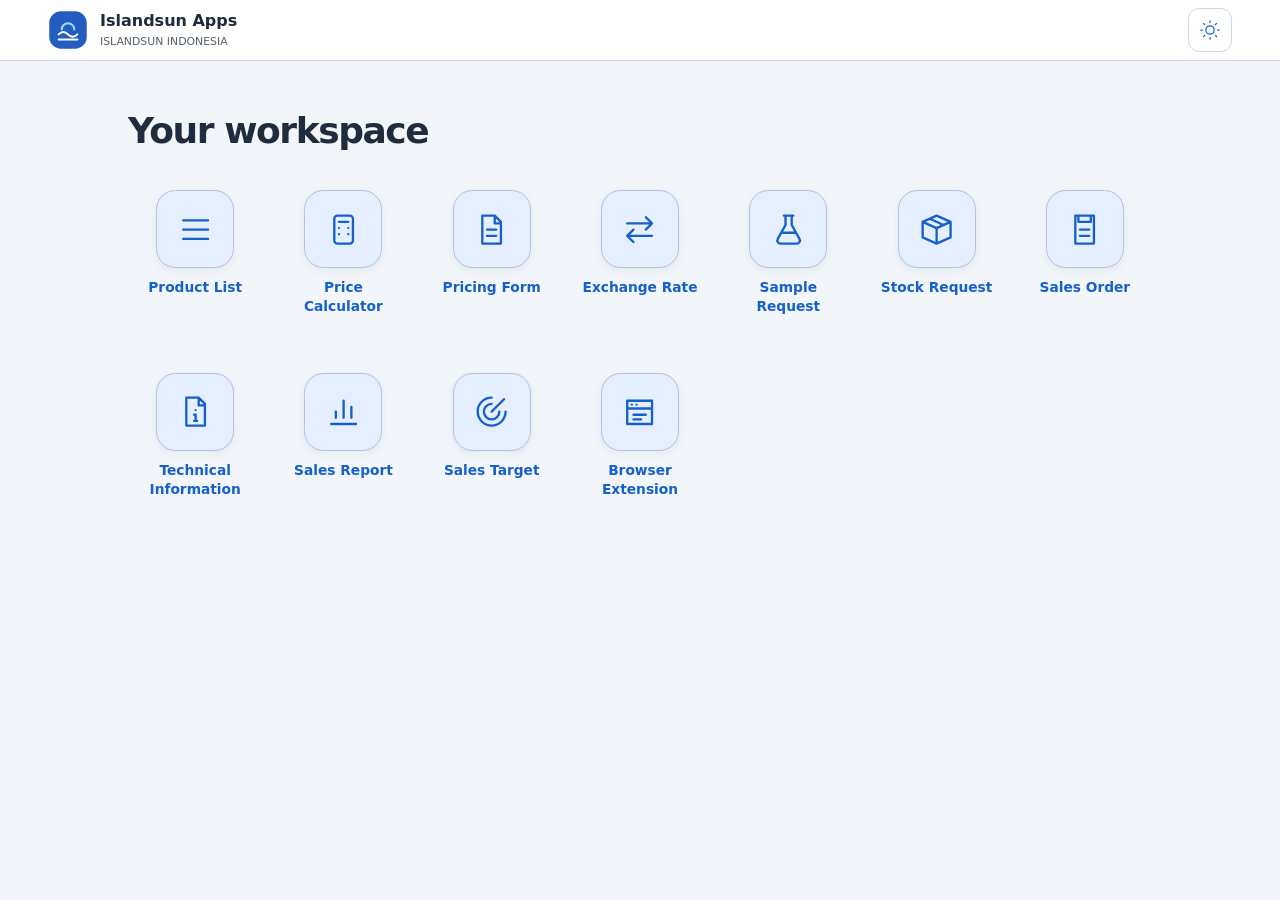
<file: index.html>
<!doctype html>
<html lang="en" class="isi-theme" data-theme="system">
<head>
  <meta charset="utf-8">
  <meta name="viewport" content="width=device-width, initial-scale=1">
  <title>Islandsun Apps · Islandsun</title>
  <link rel="icon" href="family/assets/icons/favicon.ico">
  <link rel="stylesheet" href="family/css/tokens.css">
  <link rel="stylesheet" href="family/css/components.css">
  <link rel="stylesheet" href="family/css/interaction.css">
  <link rel="stylesheet" href="family/css/workspace.css">
  <link rel="stylesheet" href="css/style.css">
  <script type="module" src="family/js/navigation.js"></script>
  <script type="module" src="js/script.js"></script>

</head>
<body class="isi-ui isi-workspace" data-family-app data-family-launcher="isi">
  <header class="isi-header">
    <div class="isi-brand"><img src="family/assets/icons/family.svg" alt=""><span>Islandsun Apps<small>ISLANDSUN INDONESIA</small></span></div>
    <div class="isi-header-actions">

      <button type="button" id="theme-toggle" class="isi-button isi-button--icon isi-theme-toggle" aria-label="Switch color scheme"></button>
    </div>
  </header>
  <main class="workspace-main">
    <div class="workspace-title"><h1>Your workspace</h1></div>
    <p id="launcher-status" class="isi-muted" role="status">Loading apps…</p><button id="launcher-retry" class="isi-button" type="button" hidden>Try again</button>
    <nav id="appGrid" class="workspace-grid" aria-label="Applications"></nav></main>
</body>
</html>
</file>
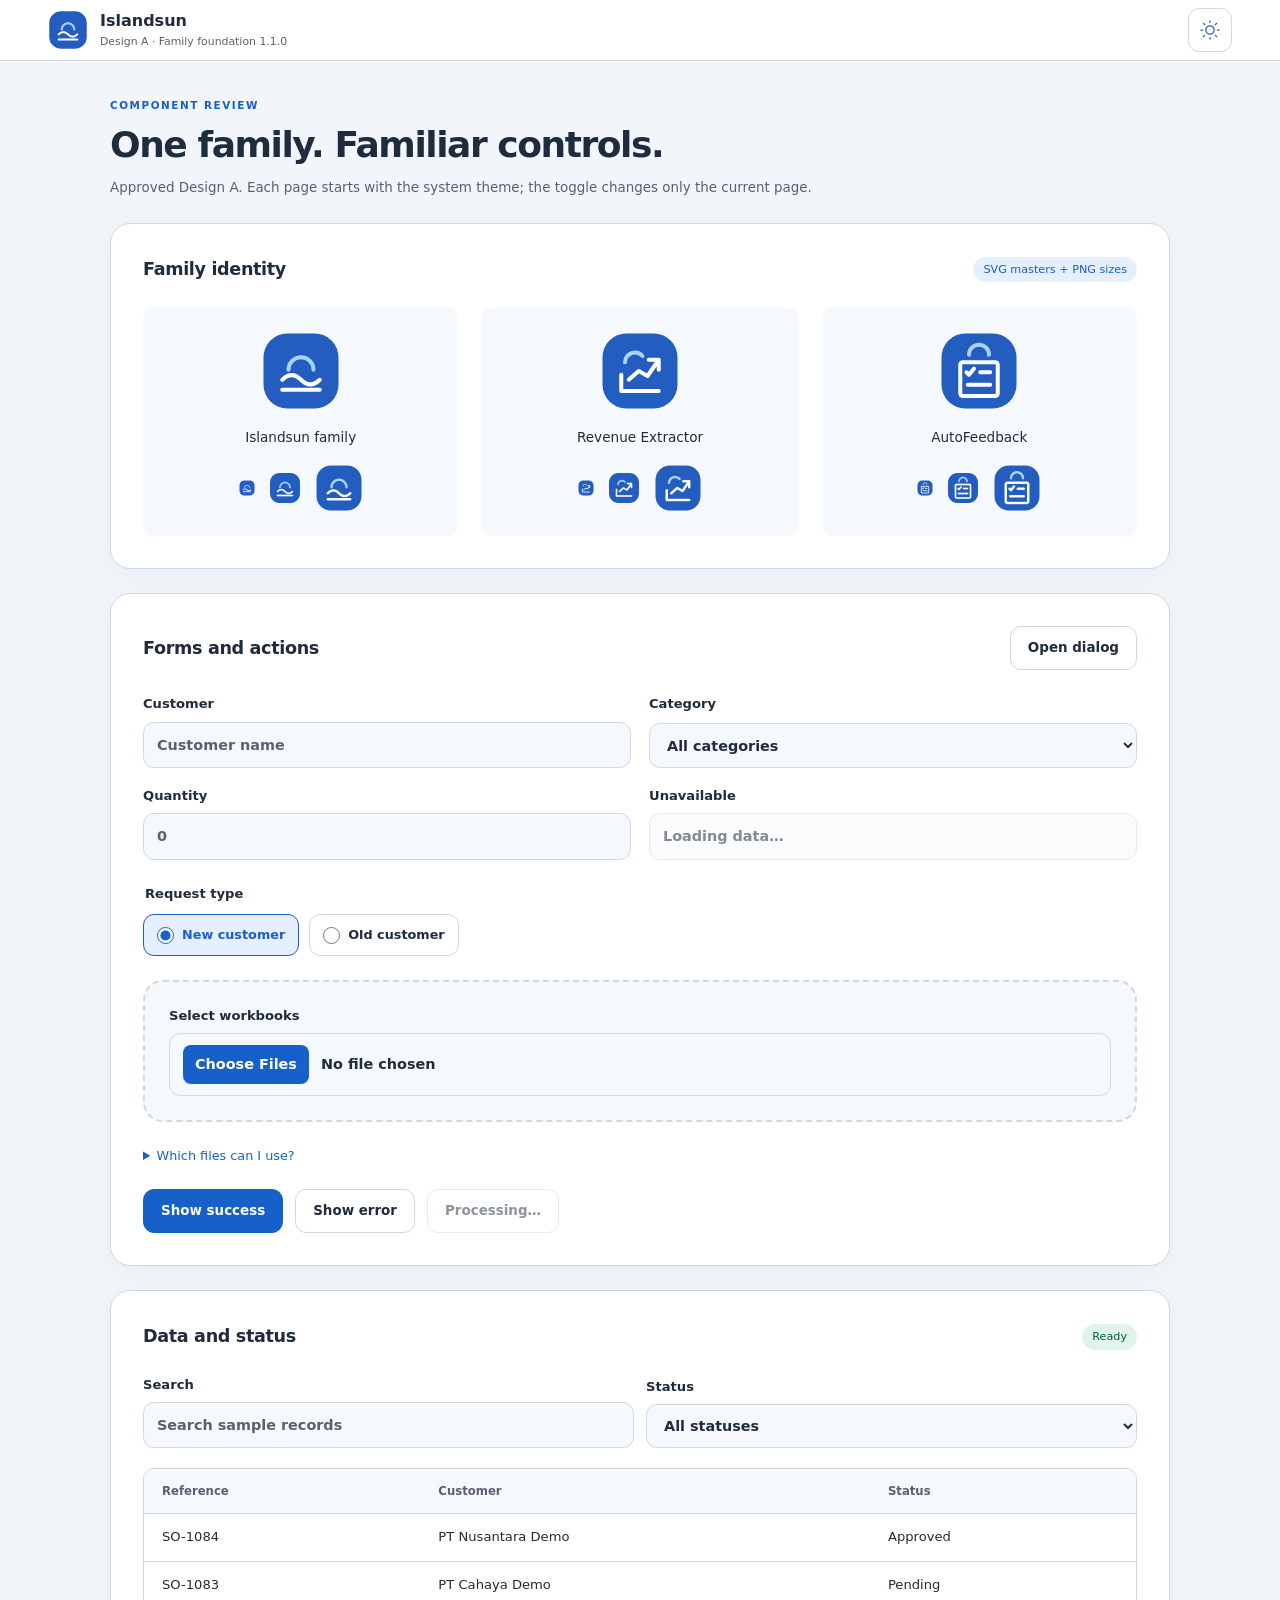
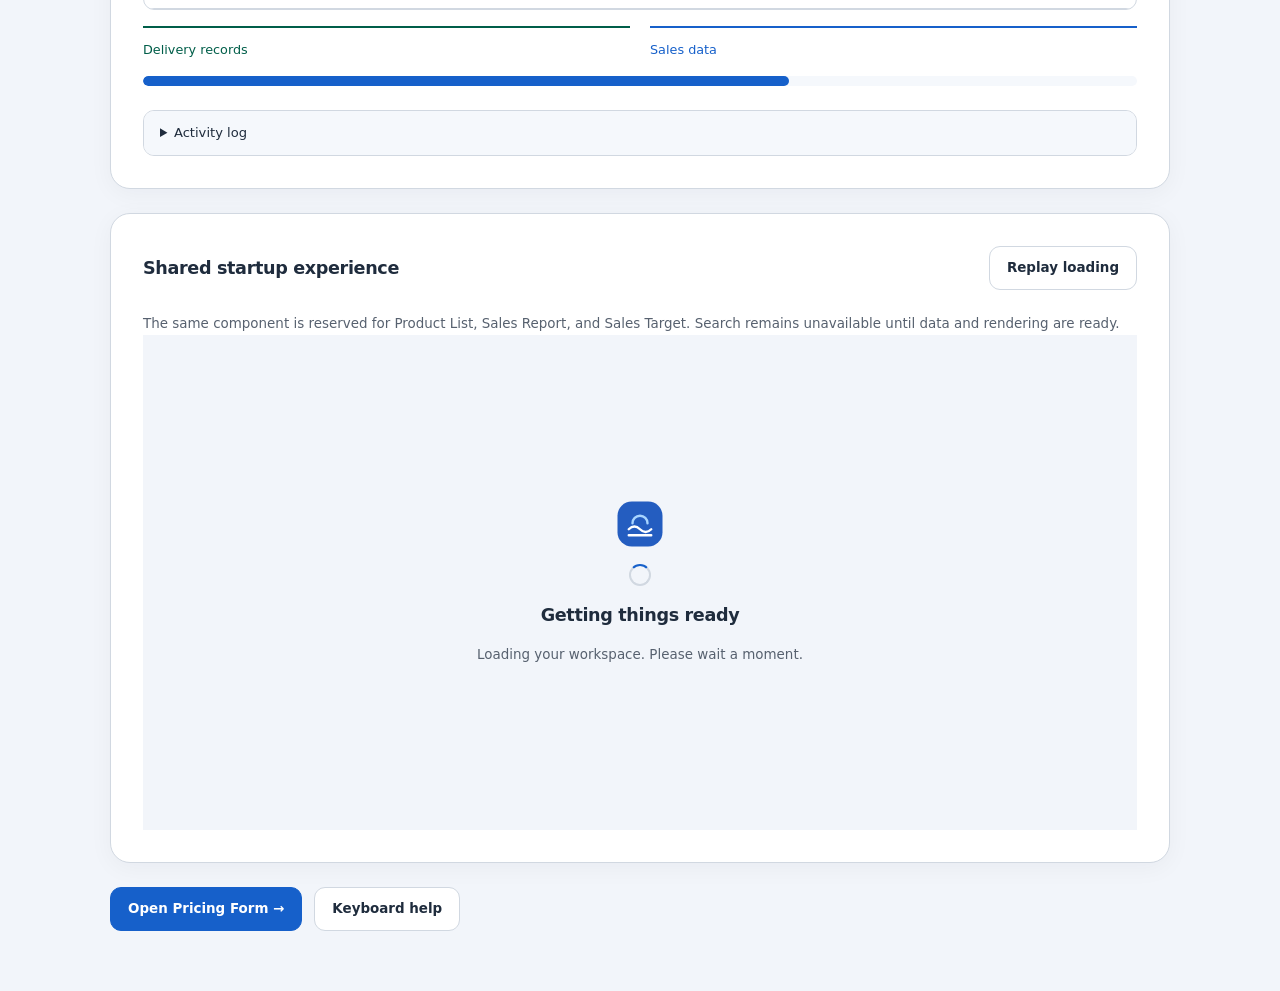
<file: family-review/index.html>
<!doctype html>
<html lang="en" class="isi-theme">
<head>
  <meta charset="utf-8">
  <meta name="viewport" content="width=device-width, initial-scale=1">
  <meta name="color-scheme" content="light dark">
  <title>Islandsun family components</title>
  <link rel="icon" href="../family/assets/icons/family.svg">
  <link rel="stylesheet" href="../family/css/tokens.css">
  <link rel="stylesheet" href="../family/css/components.css">
  <link rel="stylesheet" href="style.css">
  <script type="module" src="review.js"></script>
  <link rel="stylesheet" href="../family/css/interaction.css">
  <script type="module" src="../family/js/navigation.js"></script>
</head>
<body class="isi-ui" data-family-app>
  <header class="isi-header"><a class="isi-brand" href="../../isi-share/" data-family-home><img src="../family/assets/icons/family.svg" alt="" width="40" height="40"><span>Islandsun<small>Design A · Family foundation 1.1.0</small></span></a><button type="button" id="theme-toggle" class="isi-button isi-button--icon isi-theme-toggle" aria-label="Switch color scheme"></button></header>
  <main>
    <p class="isi-eyebrow">COMPONENT REVIEW</p><h1>One family. Familiar controls.</h1><p class="isi-muted introduction">Approved Design A. Each page starts with the system theme; the toggle changes only the current page.</p>
    <section class="isi-card"><div class="isi-section-heading"><h2>Family identity</h2><span class="isi-badge">SVG masters + PNG sizes</span></div><div class="identity-grid">
      <figure><img src="../family/assets/icons/family.svg" width="80" height="80" alt="Islandsun family logo"><figcaption>Islandsun family</figcaption><div class="icon-sizes"><img src="../family/assets/icons/family-16.png" width="16" height="16" alt="16 pixels"><img src="../family/assets/icons/family-32.png" width="32" height="32" alt="32 pixels"><img src="../family/assets/icons/family-48.png" width="48" height="48" alt="48 pixels"></div></figure>
      <figure><img src="../family/assets/icons/revenue.svg" width="80" height="80" alt="Revenue logo"><figcaption>Revenue Extractor</figcaption><div class="icon-sizes"><img src="../family/assets/icons/revenue-16.png" width="16" height="16" alt="16 pixels"><img src="../family/assets/icons/revenue-32.png" width="32" height="32" alt="32 pixels"><img src="../family/assets/icons/revenue-48.png" width="48" height="48" alt="48 pixels"></div></figure>
      <figure><img src="../family/assets/icons/feedback.svg" width="80" height="80" alt="Feedback logo"><figcaption>AutoFeedback</figcaption><div class="icon-sizes"><img src="../family/assets/icons/feedback-16.png" width="16" height="16" alt="16 pixels"><img src="../family/assets/icons/feedback-32.png" width="32" height="32" alt="32 pixels"><img src="../family/assets/icons/feedback-48.png" width="48" height="48" alt="48 pixels"></div></figure>
    </div></section>
    <section class="isi-card"><div class="isi-section-heading"><h2>Forms and actions</h2><button class="isi-button" type="button" id="show-dialog">Open dialog</button></div><div class="field-grid"><label>Customer<input placeholder="Customer name" autocomplete="organization"></label><label>Category<select><option>All categories</option><option>Food ingredients</option></select></label><label>Quantity<input type="number" placeholder="0" min="0"></label><label>Unavailable<input disabled value="Loading data…"></label></div><fieldset><legend>Request type</legend><div class="isi-choices"><label><input type="radio" name="request-type" checked>New customer</label><label><input type="radio" name="request-type">Old customer</label></div></fieldset><label class="isi-file">Select workbooks<input type="file" accept=".xls,.xlsx" multiple></label><details class="isi-help"><summary>Which files can I use?</summary><p>Choose an Excel workbook. This review does not process or upload files.</p></details><div class="actions"><button type="button" class="isi-button isi-button--primary" id="show-success">Show success</button><button type="button" class="isi-button" id="show-error">Show error</button><button class="isi-button" type="button" disabled>Processing…</button></div></section>
    <section class="isi-card"><div class="isi-section-heading"><h2>Data and status</h2><span class="isi-badge" data-tone="success">Ready</span></div><div class="isi-filter-bar"><label>Search<input type="search" id="sample-search" placeholder="Search sample records"></label><label>Status<select id="sample-status"><option value="">All statuses</option><option>Approved</option><option>Pending</option></select></label></div><div class="isi-table-region" tabindex="0" aria-label="Sample records"><table class="isi-table"><thead><tr><th>Reference</th><th>Customer</th><th>Status</th></tr></thead><tbody id="sample-rows"></tbody></table></div><div id="sample-empty" class="isi-empty" hidden>No matching records.</div><ol class="isi-stepper" aria-label="Sample workflow"><li data-state="complete">Delivery records</li><li aria-current="step">Sales data</li></ol><progress class="isi-progress" value="65" max="100" aria-label="Sample progress"></progress><details class="isi-disclosure"><summary>Activity log</summary><pre class="isi-log">Delivery scan completed.
Matching sample sales orders…</pre></details></section>
    <section class="isi-card"><div class="isi-section-heading"><h2>Shared startup experience</h2><button id="restart-loading" type="button" class="isi-button">Replay loading</button></div><p class="isi-muted">The same component is reserved for Product List, Sales Report, and Sales Target. Search remains unavailable until data and rendering are ready.</p><div id="loading-host"></div><div id="loaded-content" hidden><p class="isi-notice">Workspace ready. Controls are now available.</p><label>Search<input id="loaded-search" type="search" placeholder="Search loaded records"></label></div></section>
    <div class="actions"><a class="isi-button isi-button--primary" href="../../pricing-form/">Open Pricing Form →</a><button type="button" class="isi-button" data-tooltip="Use Tab to focus controls, Enter to activate, and Escape to close dialogs or tooltips.">Keyboard help</button></div>
  </main>
  <dialog class="isi-dialog" id="sample-dialog" aria-labelledby="dialog-title"><h2 id="dialog-title">Review complete</h2><p class="isi-muted">Native dialog focus and Escape behavior remain available.</p><form method="dialog"><button class="isi-button isi-button--primary">Close</button></form></dialog>
  <div class="isi-toasts" id="notifications"></div>
</body>
</html>
</file>
<file: family/css/tokens.css>
/* === Islandsun family · Design A · 1.0.0 === */
.isi-theme {
  color-scheme: light dark;
  --isi-background: light-dark(oklch(0.97 0.007 255), oklch(0.17 0.017 255));
  --isi-surface: light-dark(oklch(1 0 0), oklch(0.215 0.02 255));
  --isi-subtle: light-dark(oklch(0.978 0.006 255), oklch(0.25 0.023 255));
  --isi-text: light-dark(oklch(0.29 0.035 255), oklch(0.94 0.009 255));
  --isi-muted: light-dark(oklch(0.49 0.025 255), oklch(0.74 0.025 255));
  --isi-border: light-dark(oklch(0.88 0.014 255), oklch(0.36 0.025 255));
  --isi-primary: light-dark(oklch(0.51 0.18 259), oklch(0.74 0.13 255));
  --isi-primary-soft: light-dark(oklch(0.95 0.025 259), oklch(0.29 0.055 259));
  --isi-on-primary: light-dark(oklch(1 0 0), oklch(0.16 0.04 259));
  --isi-success: light-dark(oklch(0.43 0.085 170), oklch(0.8 0.12 170));
  --isi-success-soft: light-dark(oklch(0.95 0.025 165), oklch(0.28 0.04 170));
  --isi-warning: light-dark(oklch(0.46 0.09 75), oklch(0.82 0.12 80));
  --isi-warning-soft: light-dark(oklch(0.96 0.035 80), oklch(0.29 0.04 80));
  --isi-error: light-dark(oklch(0.47 0.17 25), oklch(0.8 0.12 25));
  --isi-error-soft: light-dark(oklch(0.96 0.02 25), oklch(0.28 0.04 25));
  --isi-font: 'Plus Jakarta Sans', 'Segoe UI', system-ui, sans-serif;
  --isi-radius: 20px;
  --isi-control-radius: 11px;
  --isi-space: 8px;
  --isi-card-padding: clamp(20px, 2.5vw, 32px);
  --isi-shadow: 0 5px 24px oklch(0.2 0.03 255 / 0.045);
  --isi-motion: 160ms;
}
.isi-theme[data-theme="light"] { color-scheme: light; }
.isi-theme[data-theme="dark"] { color-scheme: dark; }

/* Safe tokens for older engines; essential controls remain legible. */
@supports not (color: light-dark(white, black)) {
  .isi-theme { color-scheme: light; --isi-background: #f4f6fa; --isi-surface: #fff; --isi-subtle: #f7f9fc; --isi-text: #26364d; --isi-muted: #54647b; --isi-border: #ccd5e1; --isi-primary: #245dc0; --isi-primary-soft: #eaf1ff; --isi-on-primary: #fff; --isi-success: #17654e; --isi-success-soft: #e6f5ee; --isi-warning: #7b571a; --isi-warning-soft: #fff4d9; --isi-error: #a32f36; --isi-error-soft: #ffedef; }
  .isi-theme[data-theme="dark"] { color-scheme: dark; --isi-background: #131c28; --isi-surface: #1c2735; --isi-subtle: #243245; --isi-text: #edf2f8; --isi-muted: #b3c0d2; --isi-border: #48586f; --isi-primary: #91b8ff; --isi-primary-soft: #283f62; --isi-on-primary: #132b4d; --isi-success: #92d9bd; --isi-success-soft: #234639; --isi-warning: #f1cd84; --isi-warning-soft: #493c26; --isi-error: #ffadb0; --isi-error-soft: #4b2c33; }
  @media (prefers-color-scheme: dark) {
    .isi-theme:not([data-theme="light"]) { color-scheme: dark; --isi-background: #131c28; --isi-surface: #1c2735; --isi-subtle: #243245; --isi-text: #edf2f8; --isi-muted: #b3c0d2; --isi-border: #48586f; --isi-primary: #91b8ff; --isi-primary-soft: #283f62; --isi-on-primary: #132b4d; --isi-success: #92d9bd; --isi-success-soft: #234639; --isi-warning: #f1cd84; --isi-warning-soft: #493c26; --isi-error: #ffadb0; --isi-error-soft: #4b2c33; }
  }
}
</file>
<file: family/css/components.css>
@import url('./notifications.css');
@import url('./theme-control.css');
/* === Opt-in baseline; protected documents and host pages are excluded === */
.isi-theme, .isi-ui { -webkit-tap-highlight-color: transparent; }
.isi-ui { font-family: var(--isi-font); font-size: 1rem; line-height: 1.55; color: var(--isi-text); }
.isi-ui, .isi-ui * { box-sizing: border-box; }
.isi-ui [hidden], .isi-hidden { display: none !important; }
.isi-ui :where(h1, h2, h3, p, figure) { margin: 0; }
.isi-ui :where(button, input, select, textarea) { font: inherit; }
.isi-ui :where(button, a, select, input, summary) { touch-action: manipulation; }
.isi-ui :where(button:not(:disabled), a[href], summary):active { opacity: .75; }
.isi-ui :where(img, svg, video) { max-width: 100%; }
.isi-ui :where(a, button, input, select, textarea, summary, [tabindex]):focus-visible { outline: 3px solid var(--isi-primary); outline-offset: 3px; }
.isi-ui ::selection { background: var(--isi-primary); color: var(--isi-on-primary); }
.isi-ui { scrollbar-color: var(--isi-border) var(--isi-subtle); }
.isi-ui a { color: var(--isi-primary); text-underline-offset: .18em; }
.isi-ui h1 { font-size: clamp(1.7rem, 3vw, 2.25rem); line-height: 1.2; letter-spacing: -.04em; font-weight: 650; }
.isi-ui h2 { font-size: 1.1rem; letter-spacing: -.02em; }
.isi-ui h3 { font-size: .95rem; }
.isi-muted { color: var(--isi-muted); font-size: .84rem; }
.isi-eyebrow { color: var(--isi-primary); font-size: .65rem; letter-spacing: .15em; font-weight: 700; margin-bottom: 10px !important; }
.isi-header { padding: 8px clamp(16px, 4vw, 48px); display: flex; flex-wrap: wrap; align-items: center; justify-content: space-between; gap: 8px; border-bottom: 1px solid var(--isi-border); background: var(--isi-surface); }
.isi-brand { display: inline-flex; align-items: center; gap: 12px; text-decoration: none; color: var(--isi-text) !important; font-size: 1rem; font-weight: 700; }
.isi-brand img { width: 40px; height: 40px; }
.isi-brand small { display: block; font-size: .68rem; color: var(--isi-muted); font-weight: 400; }
.isi-header-actions { display: flex; flex-wrap: wrap; align-items: center; gap: 12px; }
.isi-ui .isi-theme-toggle { color: var(--isi-primary); }
.isi-loading { min-height: 55svh; display: grid; place-content: center; justify-items: center; gap: 16px; padding: 32px 20px; text-align: center; background: var(--isi-background); }
.isi-loading img { width: 48px; height: 48px; }
.isi-loading h2 { font-size: 1.1rem; }
.isi-card { padding: var(--isi-card-padding); border: 1px solid var(--isi-border); border-radius: var(--isi-radius); background: var(--isi-surface); box-shadow: var(--isi-shadow); }
.isi-section-heading { display: flex; flex-wrap: wrap; justify-content: space-between; gap: 16px; align-items: center; margin-bottom: 24px; }
.isi-section-heading p { margin-top: 5px; }
.isi-button { min-height: 44px; padding: 10px 17px; border: 1px solid var(--isi-border); border-radius: var(--isi-control-radius); background: var(--isi-surface); color: var(--isi-text); display: inline-flex; justify-content: center; align-items: center; gap: 8px; font-size: .84rem; font-weight: 600; cursor: pointer; text-decoration: none; transition: background var(--isi-motion), border-color var(--isi-motion); }
.isi-button svg, .isi-icon { width: 20px; height: 20px; flex-shrink: 0; }
.isi-button--primary { background: var(--isi-primary); border-color: var(--isi-primary); color: var(--isi-on-primary) !important; }
.isi-button--quiet { background: transparent; }
.isi-button--danger { color: var(--isi-error); }
.isi-button--icon { width: 44px; padding: 8px; flex-shrink: 0; }
.isi-button:disabled { cursor: not-allowed; opacity: .5; }
.isi-button[aria-pressed="true"] { border-color: var(--isi-primary); background: var(--isi-primary-soft); color: var(--isi-primary); }
@media (hover: hover) { .isi-button:hover:not(:disabled) { border-color: var(--isi-primary); background: var(--isi-primary-soft); color: var(--isi-primary) !important; } .isi-button--primary:hover:not(:disabled) { background: color-mix(in oklch, var(--isi-primary), var(--isi-text) 12%); color: var(--isi-on-primary) !important; } }
.isi-ui label { display: grid; gap: 7px; font-size: .82rem; font-weight: 600; }
.isi-ui :where(input:not([type="radio"]):not([type="checkbox"]), select, textarea) { display: block; width: 100%; min-width: 0; min-height: 44px; padding: 11px 13px; border: 1px solid var(--isi-border); border-radius: var(--isi-control-radius); background: var(--isi-subtle); color: var(--isi-text); font-size: .9rem; }
.isi-ui :where(input, textarea)::placeholder { color: var(--isi-muted); opacity: 1; }
.isi-ui textarea { resize: vertical; min-height: 100px; }
.isi-ui select { cursor: pointer; }
.isi-ui input[type="number"] { appearance: textfield; }
.isi-ui input::-webkit-inner-spin-button, .isi-ui input::-webkit-outer-spin-button { appearance: none; margin: 0; }
.isi-ui :where(input, select, textarea):disabled { opacity: .55; cursor: not-allowed; }
.isi-ui [aria-invalid="true"] { border-color: var(--isi-error) !important; }
.isi-ui fieldset { min-width: 0; padding: 0; margin: 0; border: 0; }
.isi-ui legend { font-size: .82rem; font-weight: 600; margin-bottom: 10px; }
.isi-choices { display: flex; flex-wrap: wrap; gap: 10px; }
.isi-choices label { display: flex; align-items: center; gap: 8px; padding: 10px 13px; border: 1px solid var(--isi-border); border-radius: var(--isi-control-radius); cursor: pointer; font-size: .8rem; }
.isi-choices input { width: 17px; height: 17px; margin: 0; accent-color: var(--isi-primary); }
.isi-choices label:has(:checked) { color: var(--isi-primary); background: var(--isi-primary-soft); border-color: var(--isi-primary); }
.isi-field-error { color: var(--isi-error); font-size: .78rem; margin-top: 5px !important; }
.isi-notice { background: var(--isi-primary-soft); border: 1px solid var(--isi-border); padding: 14px 18px; border-radius: var(--isi-control-radius); color: var(--isi-muted); font-size: .82rem; }
.isi-notice[data-tone="error"] { background: var(--isi-error-soft); color: var(--isi-error); }
.isi-badge { display: inline-flex; align-items: center; gap: 6px; font-size: .7rem; padding: 4px 10px; border-radius: 30px; background: var(--isi-primary-soft); color: var(--isi-primary); }
.isi-badge[data-tone="success"] { background: var(--isi-success-soft); color: var(--isi-success); }
.isi-badge[data-tone="warning"] { background: var(--isi-warning-soft); color: var(--isi-warning); }
.isi-table-region { overflow: auto; border: 1px solid var(--isi-border); border-radius: var(--isi-control-radius); }
.isi-table { width: 100%; border-collapse: collapse; font-size: .82rem; white-space: nowrap; }
.isi-table :where(th, td) { text-align: start; padding: 13px 18px; border-bottom: 1px solid var(--isi-border); }
.isi-table th { background: var(--isi-subtle); color: var(--isi-muted); font-size: .73rem; }
.isi-table tbody tr:hover { background: var(--isi-subtle); }
.isi-table--compact :where(th, td) { padding: 7px 12px; }
.isi-filter-bar { display: flex; flex-wrap: wrap; gap: 12px; align-items: end; margin-bottom: 20px; }
.isi-filter-bar > * { flex: 1 1 140px; }
.isi-dialog { border: 1px solid var(--isi-border); border-radius: var(--isi-radius); max-width: min(520px, calc(100vw - 32px)); width: 100%; max-height: calc(100dvh - 32px); overflow: auto; padding: var(--isi-card-padding); background: var(--isi-surface); color: var(--isi-text); }
.isi-dialog::backdrop { background: oklch(0.1 0.02 255 / .6); }
.isi-help { position: relative; }
.isi-tooltip { position: fixed; z-index: 1500; width: max-content; max-width: min(280px, calc(100vw - 24px)); padding: 10px 13px; border: 1px solid var(--isi-border); border-radius: var(--isi-control-radius); box-shadow: var(--isi-shadow); background: var(--isi-surface); color: var(--isi-text); font-size: .78rem; pointer-events: none; }
.isi-help summary { cursor: pointer; color: var(--isi-primary); font-size: .8rem; }
.isi-help > p { background: var(--isi-subtle); border: 1px solid var(--isi-border); padding: 12px; border-radius: var(--isi-control-radius); margin-top: 8px; font-size: .8rem; }
.isi-file { padding: 24px; border: 2px dashed var(--isi-border); border-radius: var(--isi-radius); background: var(--isi-subtle); }
.isi-file:focus-within, .isi-file[data-dragging="true"] { border-color: var(--isi-primary); background: var(--isi-primary-soft); }
.isi-file input::file-selector-button { border: 0; padding: 8px 12px; margin-right: 12px; border-radius: 8px; background: var(--isi-primary); color: var(--isi-on-primary); cursor: pointer; font: inherit; }
.isi-empty { padding: 40px 20px; text-align: center; color: var(--isi-muted); }
.isi-log { margin: 0; padding: 18px; border-radius: var(--isi-control-radius); background: oklch(0.19 0.03 255); color: oklch(0.87 0.025 250); font: .76rem/1.9 Consolas, monospace; max-height: 240px; overflow: auto; white-space: pre-wrap; user-select: text; }
.isi-disclosure { border: 1px solid var(--isi-border); border-radius: var(--isi-control-radius); overflow: hidden; }
.isi-disclosure summary { background: var(--isi-subtle); padding: 12px 16px; font-size: .82rem; cursor: pointer; }
.isi-progress { appearance: none; width: 100%; display: block; border: 0; border-radius: 20px; overflow: hidden; height: 10px; background: var(--isi-subtle); accent-color: var(--isi-primary); }
.isi-progress::-webkit-progress-bar { background: var(--isi-subtle); }
.isi-progress::-webkit-progress-value { background: var(--isi-primary); border-radius: 20px; }
.isi-progress::-moz-progress-bar { background: var(--isi-primary); border-radius: 20px; }
.isi-progress[data-state="completed"]::-webkit-progress-value { background: var(--isi-success); }
.isi-progress[data-state="completed"]::-moz-progress-bar { background: var(--isi-success); }
.isi-stepper { display: flex; justify-content: space-between; gap: 20px; padding: 0; list-style: none; }
.isi-stepper li { flex: 1; border-top: 2px solid var(--isi-border); padding-top: 12px; color: var(--isi-muted); font-size: .8rem; }
.isi-stepper [aria-current="step"] { color: var(--isi-primary); border-color: var(--isi-primary); }
.isi-stepper [data-state="complete"] { color: var(--isi-success); border-color: var(--isi-success); }
.isi-spinner { display: inline-block; width: 22px; height: 22px; border: 2px solid var(--isi-border); border-top-color: var(--isi-primary); border-radius: 50%; animation: isi-spin 1s linear infinite; }
@keyframes isi-spin { to { transform: rotate(360deg); } }
.isi-sr-only { position: absolute; width: 1px; height: 1px; padding: 0; margin: -1px; overflow: hidden; clip-path: inset(50%); white-space: nowrap; border: 0; }
.isi-skip-link { position: fixed; top: 10px; left: 10px; z-index: 2000; clip-path: inset(50%); width: 1px; height: 1px; overflow: hidden; }
.isi-skip-link:focus { clip-path: none; width: auto; height: auto; padding: 12px; background: var(--isi-surface); }
@media (max-width: 520px) { .isi-header { padding-inline: 16px; } .isi-header-actions { gap: 8px; } }
@media (prefers-reduced-motion: reduce) { .isi-ui *, .isi-ui *::before, .isi-ui *::after { animation: none !important; transition: none !important; scroll-behavior: auto !important; } }

@media (max-width: 600px), (max-height: 420px) {
  .isi-ui .isi-theme-toggle { display: none; }
}
</file>
<file: family/css/interaction.css>
/* === Application selection === */
[data-family-app] { -webkit-user-select: none; user-select: none; }
[data-family-app] :is(input:not([type="checkbox"]):not([type="radio"]):not([type="button"]):not([type="submit"]):not([type="reset"]):not([type="file"]), textarea, [contenteditable="true"]) { -webkit-user-select: text; user-select: text; }
[data-family-app]:not([data-family-selection="inputs"]) :is([data-family-selectable], td, pre) { -webkit-user-select: text; user-select: text; }
[data-family-app][data-family-selection="inputs"] :not(input):not(textarea):not([contenteditable="true"]) { -webkit-user-select: none; user-select: none; }
</file>
<file: family/css/workspace.css>
/* === Operational workspaces === */
/* === Viewport-bound data viewers === */
html:has(body.isi-data-workspace) { height: 100%; overflow: hidden; }
body.isi-workspace.isi-data-workspace { height: 100svh; min-height: 0; overflow: hidden; display: flex; flex-direction: column; }
.isi-data-workspace > .isi-header { flex: 0 0 auto; max-height: 22svh; overflow: auto; }
.isi-data-workspace .workspace-main { flex: 1; min-height: 0; width: 100%; padding: 16px clamp(12px, 3vw, 32px); gap: 12px; grid-template-rows: auto minmax(0, 1fr); overflow: hidden; }
.isi-data-workspace .workspace-main > .workspace-title { gap: 8px; }
.isi-data-workspace h1 { font-size: clamp(1.2rem, 2.5vw, 1.7rem); }
.isi-data-workspace .workspace-data-viewer { min-height: 0; overflow: hidden; display: flex; flex-direction: column; gap: 10px; padding: 14px; }
.workspace-data-viewer > .isi-table-region { flex: 1 1 0; min-height: 0; overflow: auto; overscroll-behavior: contain; scrollbar-gutter: stable; }
.workspace-data-viewer .workspace-table thead { position: sticky; top: 0; z-index: 1; background: var(--isi-subtle); }
.workspace-table-tools { flex: 0 1 auto; min-height: 36px; max-height: 40%; overflow: auto; overscroll-behavior: contain; }
.workspace-table-tools > summary { cursor: pointer; min-height: 36px; padding: 6px 2px; position: sticky; top: 0; z-index: 2; background: var(--isi-surface); font-weight: 600; }
.workspace-tool-content { display: grid; gap: 12px; padding: 8px 4px; }
.workspace-data-viewer > .workspace-footer { flex: 0 0 auto; gap: 6px 12px; }
.workspace-data-viewer > .workspace-footer .workspace-actions { gap: 6px; }
.workspace-data-viewer > .isi-notice { flex: 0 1 auto; overflow: auto; min-height: 0; }
.workspace-data-viewer > button { align-self: start; flex: 0 0 auto; }
@media (max-width: 600px) {
  .isi-data-workspace .workspace-main { padding: 8px; gap: 8px; }
  .isi-data-workspace .workspace-data-viewer { padding: 8px; gap: 6px; }
  .workspace-data-viewer > .workspace-footer { font-size: .8rem; }
  .workspace-data-viewer > .workspace-footer .isi-button { padding-inline: 10px; }
  .workspace-data-viewer > .workspace-footer .workspace-actions { width: 100%; justify-content: space-between; }
}
@media (max-height: 500px) {
  .isi-data-workspace .workspace-main > .workspace-title { display: none; }
  .isi-data-workspace .workspace-main { grid-template-rows: minmax(0, 1fr); padding-block: 6px; }
  .workspace-data-viewer > .workspace-footer > p { display: none; }
  .workspace-data-viewer > .workspace-footer { justify-content: end; }
}

body.isi-workspace { margin: 0; min-height: 100svh; background: var(--isi-background); }
.workspace-main { max-width: 1440px; margin-inline: auto; padding: clamp(20px, 4vw, 48px); display: grid; gap: 24px; }
.workspace-title { display: flex; align-items: center; justify-content: space-between; flex-wrap: wrap; gap: 16px; }
.workspace-stack { display: grid; gap: 20px; min-width: 0; }
.workspace-toolbar { display: flex; flex-wrap: wrap; align-items: end; gap: 14px; }
.workspace-toolbar > label { flex: 1 1 170px; min-width: 0; }
.workspace-toolbar > label:first-child { flex-grow: 2; }
.workspace-actions { display: flex; gap: 10px; flex-wrap: wrap; align-items: center; }
.workspace-grid { display: grid; grid-template-columns: repeat(auto-fit, minmax(min(100%, 270px), 1fr)); gap: 20px; }
.workspace-card-link { text-decoration: none; color: var(--isi-text) !important; display: grid; align-content: start; gap: 18px; transition: border-color var(--isi-motion), background var(--isi-motion); }
.workspace-card-link:hover { border-color: var(--isi-primary); background: var(--isi-subtle); }
.workspace-card-link img { width: 44px; height: 44px; }
.workspace-card-link .card-arrow { color: var(--isi-primary); justify-self: end; }
.workspace-status { padding: 32px 20px; text-align: center; }
.workspace-footer { display: flex; gap: 16px; flex-wrap: wrap; justify-content: space-between; align-items: center; }
.workspace-footer label { display: flex; align-items: center; gap: 10px; }
.workspace-footer select { width: auto; }
.workspace-table { min-width: 740px; }
.workspace-table th button { font: inherit; color: inherit; border: 0; background: transparent; cursor: pointer; padding: 6px 0; text-align: start; display: flex; gap: 8px; align-items: center; }
.workspace-table th[aria-sort="ascending"] button::after { content: '↑'; }
.workspace-table th[aria-sort="descending"] button::after { content: '↓'; }
.workspace-table td { white-space: nowrap; }
.workspace-table td.cell--wrap { min-width: 180px; max-width: 360px; white-space: normal; overflow-wrap: anywhere; }
.workspace-table .record-action { white-space: nowrap; }
.workspace-columns { border-block: 1px solid var(--isi-border); padding-block: 14px; }
.workspace-columns summary { cursor: pointer; font-size: .84rem; font-weight: 600; }
.workspace-columns > div { display: flex; flex-wrap: wrap; gap: 16px; padding-top: 14px; }
.workspace-columns label { display: flex; align-items: center; gap: 8px; }
.workspace-dialog { width: min(720px, calc(100% - 32px)); max-height: calc(100svh - 32px); border: 1px solid var(--isi-border); border-radius: var(--isi-radius); background: var(--isi-surface); color: var(--isi-text); padding: 24px; }
.workspace-dialog::backdrop { background: oklch(15% .02 260 / .6); }
.workspace-dialog dl { display: grid; grid-template-columns: minmax(100px, 1fr) minmax(0, 2fr); gap: 12px 20px; }
.workspace-dialog dt { color: var(--isi-muted); font-size: .85rem; }
.workspace-dialog dd { margin: 0; overflow-wrap: anywhere; white-space: pre-wrap; }
.workspace-dialog .workspace-title { position: sticky; top: -24px; background: var(--isi-surface); padding-block: 12px; }
.workspace-caption { font-size: .8rem; color: var(--isi-muted); }
.workspace-back-top { position: fixed; z-index: 40; right: 20px; bottom: 20px; box-shadow: var(--isi-shadow); opacity: 0; transform: translateY(14px); visibility: hidden; pointer-events: none; touch-action: manipulation; transition: opacity 220ms ease, transform 220ms ease, visibility 0s linear 220ms, background var(--isi-motion), border-color var(--isi-motion); }
.workspace-back-top[data-state="visible"] { opacity: 1; transform: translateY(0); visibility: visible; pointer-events: auto; transition-delay: 0s; }
.workspace-document-list { margin: 0; padding-inline-start: 18px; white-space: normal; }
.workspace-document-list li + li { margin-top: 5px; }
.workspace-table td.cell--list { min-width: 280px; max-width: 400px; white-space: normal; overflow-wrap: anywhere; }
.workspace-multiselect { flex: 1 1 150px; min-width: 0; }
.workspace-multiselect summary { display: grid; gap: 7px; cursor: pointer; font-size: .82rem; font-weight: 600; list-style: none; }
.workspace-multiselect summary::-webkit-details-marker { display: none; }
.filter-value { min-height: 44px; padding: 10px 32px 10px 12px; background: var(--isi-subtle); border: 1px solid var(--isi-border); border-radius: var(--isi-control-radius); overflow: hidden; text-overflow: ellipsis; white-space: nowrap; position: relative; }
.filter-value::after { content: '⌄'; position: absolute; right: 12px; }
.workspace-multiselect [data-active="true"] .filter-value { border-color: var(--isi-primary); color: var(--isi-primary); }
.filter-panel { position: fixed; z-index: 60; overflow: auto; overscroll-behavior: contain; padding: 12px; background: var(--isi-surface); border: 1px solid var(--isi-border); border-radius: var(--isi-control-radius); box-shadow: var(--isi-shadow); }
.filter-panel > * + * { margin-top: 8px; }
.filter-options label { display: flex; align-items: center; gap: 8px; min-height: 40px; padding: 5px; overflow-wrap: anywhere; font-weight: 400; }
.filter-options input { flex: 0 0 auto; accent-color: var(--isi-primary); }
.workspace-table .record-action .isi-button { padding: 4px 10px; min-height: 32px; }
@media (pointer: coarse) { .workspace-table .record-action .isi-button { min-height: 44px; } }
@media (max-width: 600px) {
  .workspace-main { padding: 20px 16px; gap: 20px; }
  .workspace-dialog dl { grid-template-columns: 1fr; gap: 4px; }
  .workspace-dialog dd { margin-bottom: 12px; }
}
</file>
<file: css/style.css>
.workspace-main { width: 100%; max-width: 1120px; }
#appGrid { display: grid; grid-template-columns: repeat(4, minmax(0, 1fr)); gap: 20px 8px; align-items: start; }
.app-tile { min-width: 0; display: grid; justify-items: center; align-content: start; gap: 10px; padding: 8px 2px; border-radius: 16px; color: var(--isi-text); text-decoration: none; text-align: center; transition: background var(--isi-motion); }
.launcher-icon { display: grid; place-items: center; width: clamp(54px, 14vw, 78px); aspect-ratio: 1; border: 1px solid color-mix(in oklch, var(--isi-primary) 18%, var(--isi-border)); border-radius: 25%; background: var(--isi-primary-soft); color: var(--isi-primary); box-shadow: 0 3px 9px color-mix(in oklch, var(--isi-text) 6%, transparent); transition: transform var(--isi-motion), background var(--isi-motion); }
.launcher-icon svg { width: 49%; height: 49%; }
.app-tile-label { max-width: 125px; font-size: .78rem; font-weight: 600; line-height: 1.4; overflow-wrap: anywhere; }
.app-tile:focus-visible { outline: 2px solid var(--isi-primary); outline-offset: 3px; }
.app-tile:active .launcher-icon { transform: scale(.95); }
@media (hover: hover) {
  .app-tile:hover { color: var(--isi-primary); background: var(--isi-subtle); }
  .app-tile:hover .launcher-icon { transform: translateY(-3px); }
}
@media (min-width: 600px) {
  #appGrid { grid-template-columns: repeat(auto-fill, minmax(125px, 1fr)); gap: 28px 14px; }
  .app-tile { padding: 14px 6px; }
  .app-tile-label { font-size: .86rem; }
}
@media (prefers-reduced-motion: reduce) { .app-tile, .launcher-icon { transition: none; } .app-tile:is(:hover, :active) .launcher-icon { transform: none; } }
</file>
<file: family-review/style.css>
body { margin: 0; background: var(--isi-background); }
main { max-width: 1100px; padding: 36px 20px 60px; margin: auto; }
main > section { margin-block: 24px; }
.introduction { margin-top: 12px !important; }
.identity-grid { display: grid; grid-template-columns: repeat(3, minmax(0, 1fr)); gap: 24px; }
.identity-grid figure { display: grid; justify-items: center; gap: 16px; background: var(--isi-subtle); border-radius: var(--isi-control-radius); padding: 24px; }
.identity-grid figcaption { font-size: .85rem; }
.icon-sizes { display: flex; gap: 14px; align-items: center; }
.field-grid { display: grid; grid-template-columns: 1fr 1fr; gap: 18px; margin-bottom: 24px; }
.actions { display: flex; flex-wrap: wrap; gap: 12px; margin-top: 24px; }
.isi-file, .isi-help, .isi-disclosure { margin-top: 24px; }
#sample-dialog p { margin-block: 18px; }
#loaded-content { padding-block: 24px; }
#loaded-content label { margin-top: 20px; }
@media (max-width: 650px) { .identity-grid, .field-grid { grid-template-columns: 1fr; } }
</file>
